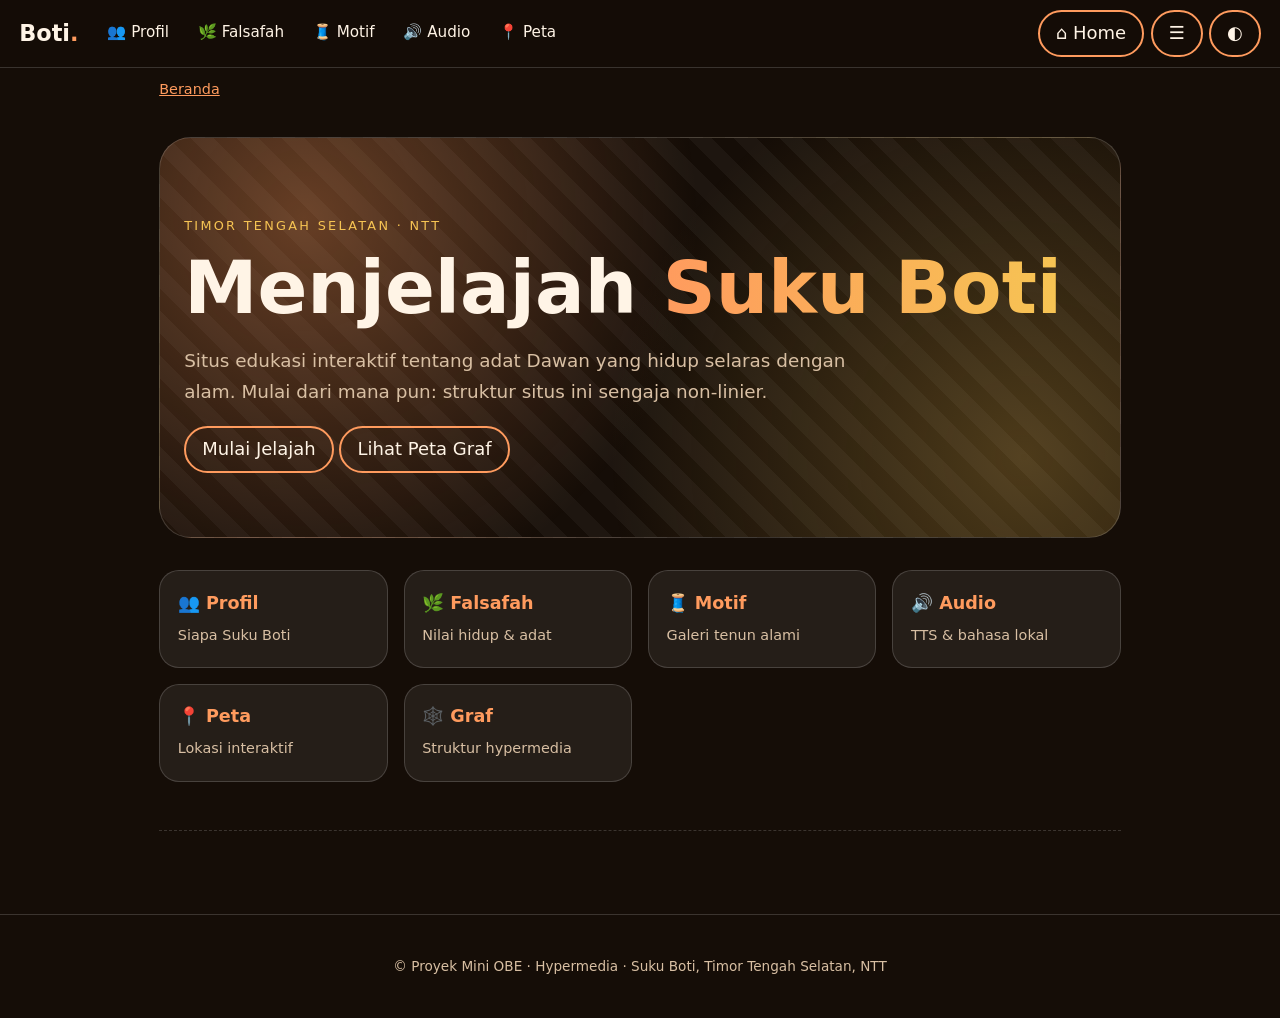
<file: index.html>
<!doctype html>
<html lang="id">
  <head>
    <meta charset="UTF-8" />
    <meta name="viewport" content="width=device-width,initial-scale=1" />
    <meta name="theme-color" content="#150d07" />
    <title>Beranda — Suku Boti</title>
    <link rel="manifest" href="manifest.json" />
    <link rel="icon" href="assets/icon.svg" />
    <link rel="stylesheet" href="css/base.css" />
    <link rel="stylesheet" href="css/home.css" />
  </head>
  <body data-page="index">
    <main id="main" tabindex="-1">
      <section class="hero rv">
        <p class="eyebrow">Timor Tengah Selatan · NTT</p>
        <h1>Menjelajah <em>Suku Boti</em></h1>
        <p class="lead">
          Situs edukasi interaktif tentang adat Dawan yang hidup selaras dengan
          alam. Mulai dari mana pun: struktur situs ini sengaja non-linier.
        </p>
        <a class="btn pri" href="profil.html">Mulai Jelajah</a>
        <a class="btn" href="graf.html">Lihat Peta Graf</a>
      </section>
      
      <div class="grid rv" id="cards"></div>
      <div class="next rv" id="next"></div>
    </main>
    <script src="js/data.js"></script>
    <script src="js/layout.js"></script>
    <script src="js/home.js"></script>
  </body>
</html>
</file>
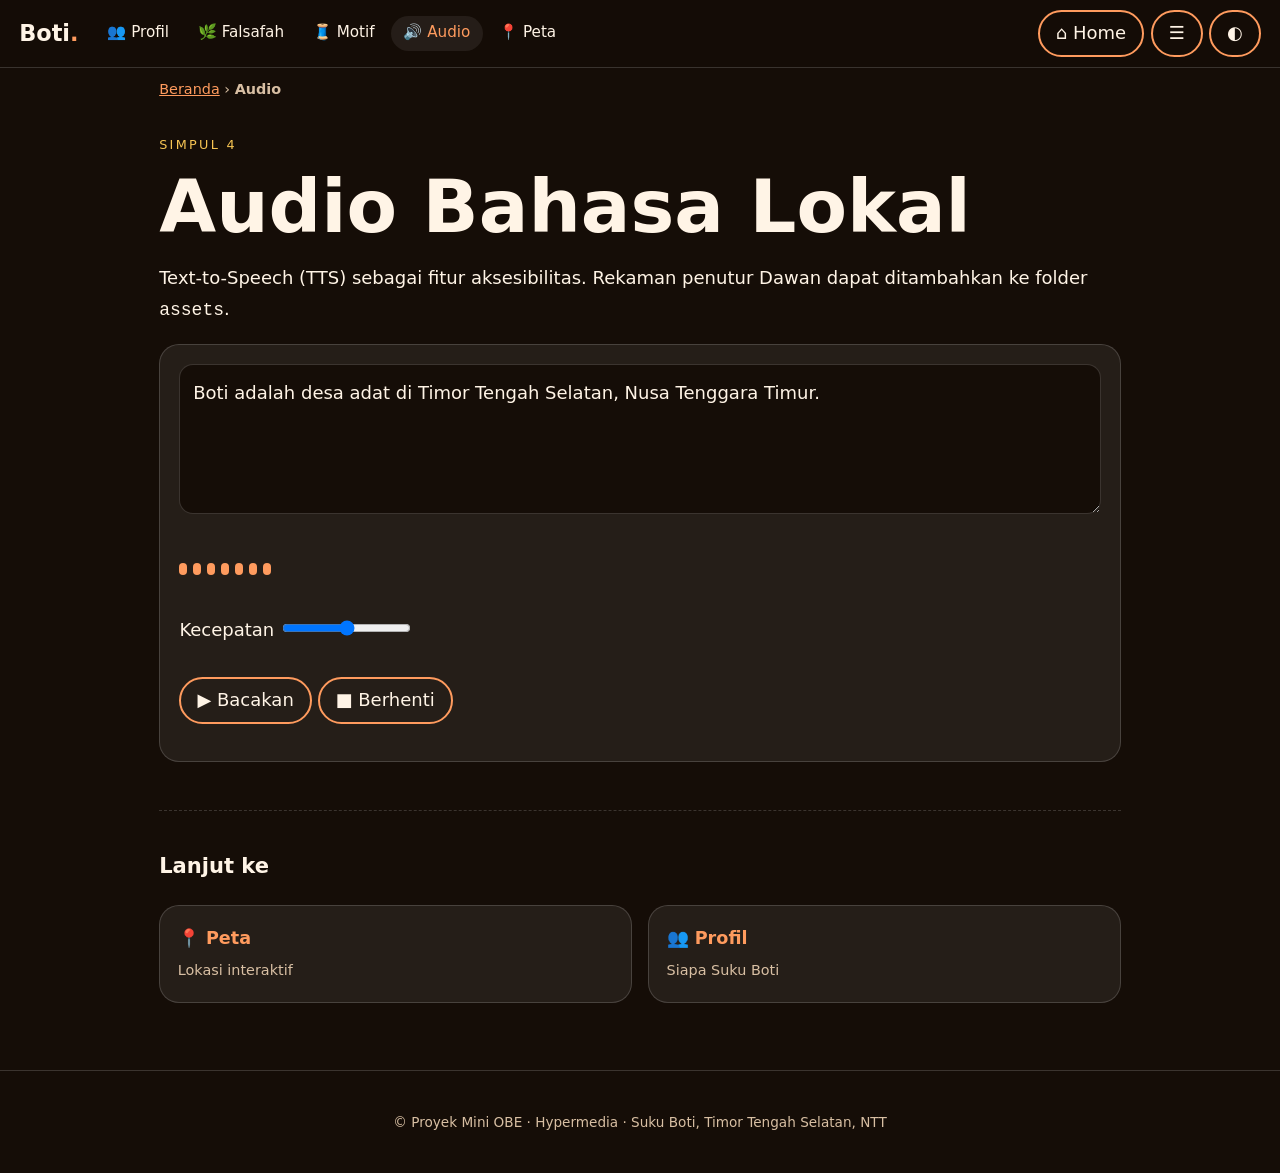
<file: audio.html>
<!doctype html>
<html lang="id">
  <head>
    <meta charset="UTF-8" />
    <meta name="viewport" content="width=device-width,initial-scale=1" />
    <meta name="theme-color" content="#150d07" />
    <title>Audio — Suku Boti</title>
    <link rel="manifest" href="manifest.json" />
    <link rel="icon" href="assets/icon.svg" />
    <link rel="stylesheet" href="css/base.css" />
    <link rel="stylesheet" href="css/audio.css" />
  </head>
  <body data-page="audio">
    <main id="main" tabindex="-1">
      <p class="eyebrow">Simpul 4</p>
      <h1>Audio Bahasa Lokal</h1>
      <p>
        Text-to-Speech (TTS) sebagai fitur aksesibilitas. Rekaman penutur Dawan
        dapat ditambahkan ke folder <code>assets</code>.
      </p>
      <div class="panel">
        <textarea id="tx" rows="4" aria-label="Teks">
Boti adalah desa adat di Timor Tengah Selatan, Nusa Tenggara Timur.</textarea
        >
        <div class="wave" id="wv">
          <i></i><i></i><i></i><i></i><i></i><i></i><i></i>
        </div>
        <label
          >Kecepatan
          <input
            type="range"
            id="rt"
            min="0.6"
            max="1.4"
            step="0.1"
            value="1" /></label
        ><br /><br />
        <button id="pl">▶ Bacakan</button> <button id="st">■ Berhenti</button>
        <p class="mut" id="ms"></p>
      </div>
      <div class="next rv" id="next"></div>
    </main>
    <script src="js/data.js"></script>
    <script src="js/layout.js"></script>
    <script src="js/audio.js"></script>
  </body>
</html>
</file>
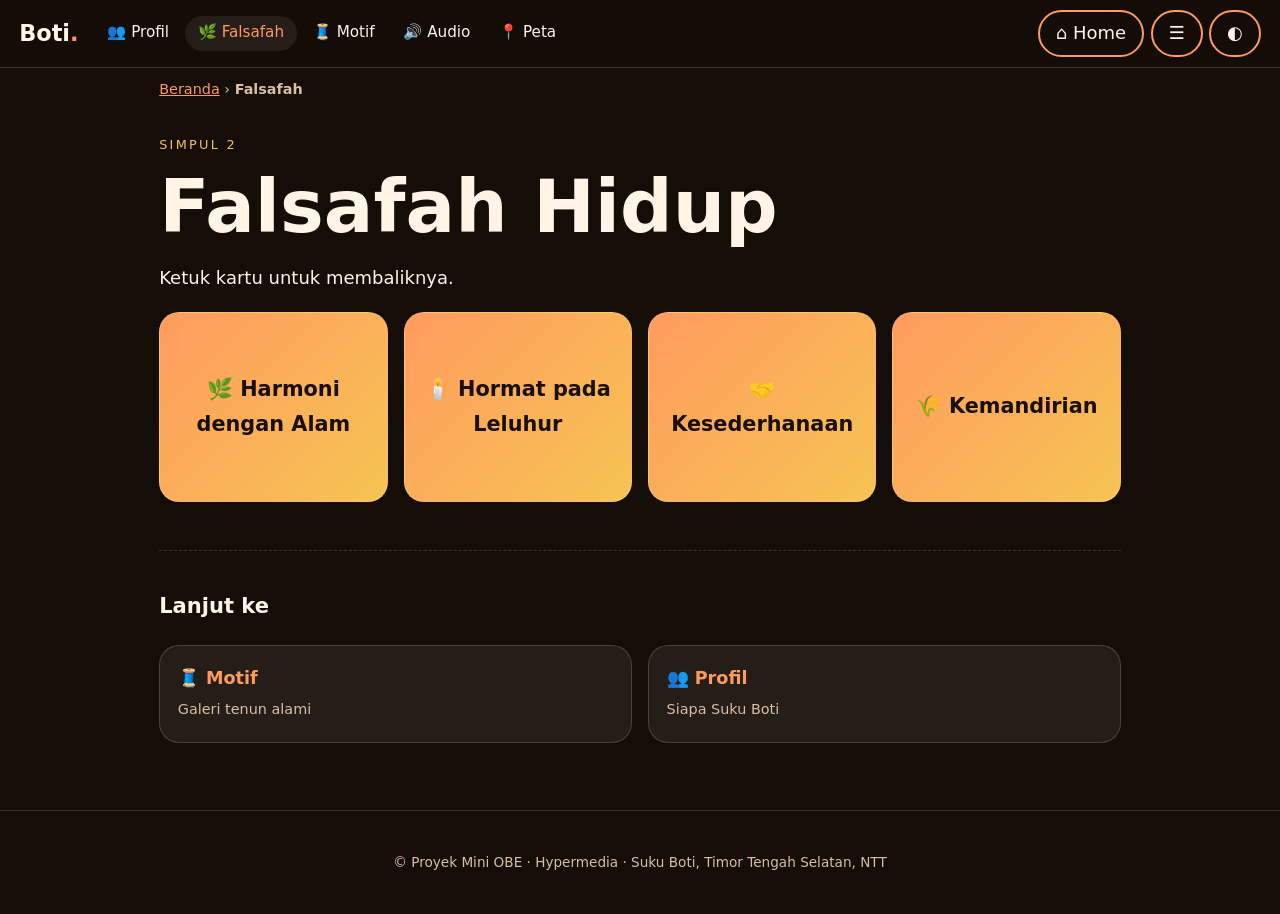
<file: falsafah.html>
<!DOCTYPE html>
<html lang="id"><head><meta charset="UTF-8"><meta name="viewport" content="width=device-width,initial-scale=1"><meta name="theme-color" content="#150d07"><title>Falsafah — Suku Boti</title><link rel="manifest" href="manifest.json"><link rel="icon" href="assets/icon.svg"><link rel="stylesheet" href="css/base.css"><link rel="stylesheet" href="css/falsafah.css"></head>
<body data-page="falsafah">
<main id="main" tabindex="-1">
<p class="eyebrow">Simpul 2</p><h1>Falsafah Hidup</h1><p>Ketuk kartu untuk membaliknya.</p><div class="grid" id="flip"></div>
<div class="next rv" id="next"></div>
</main>
<script src="js/data.js"></script><script src="js/layout.js"></script><script src="js/falsafah.js"></script>
</body></html>
</file>
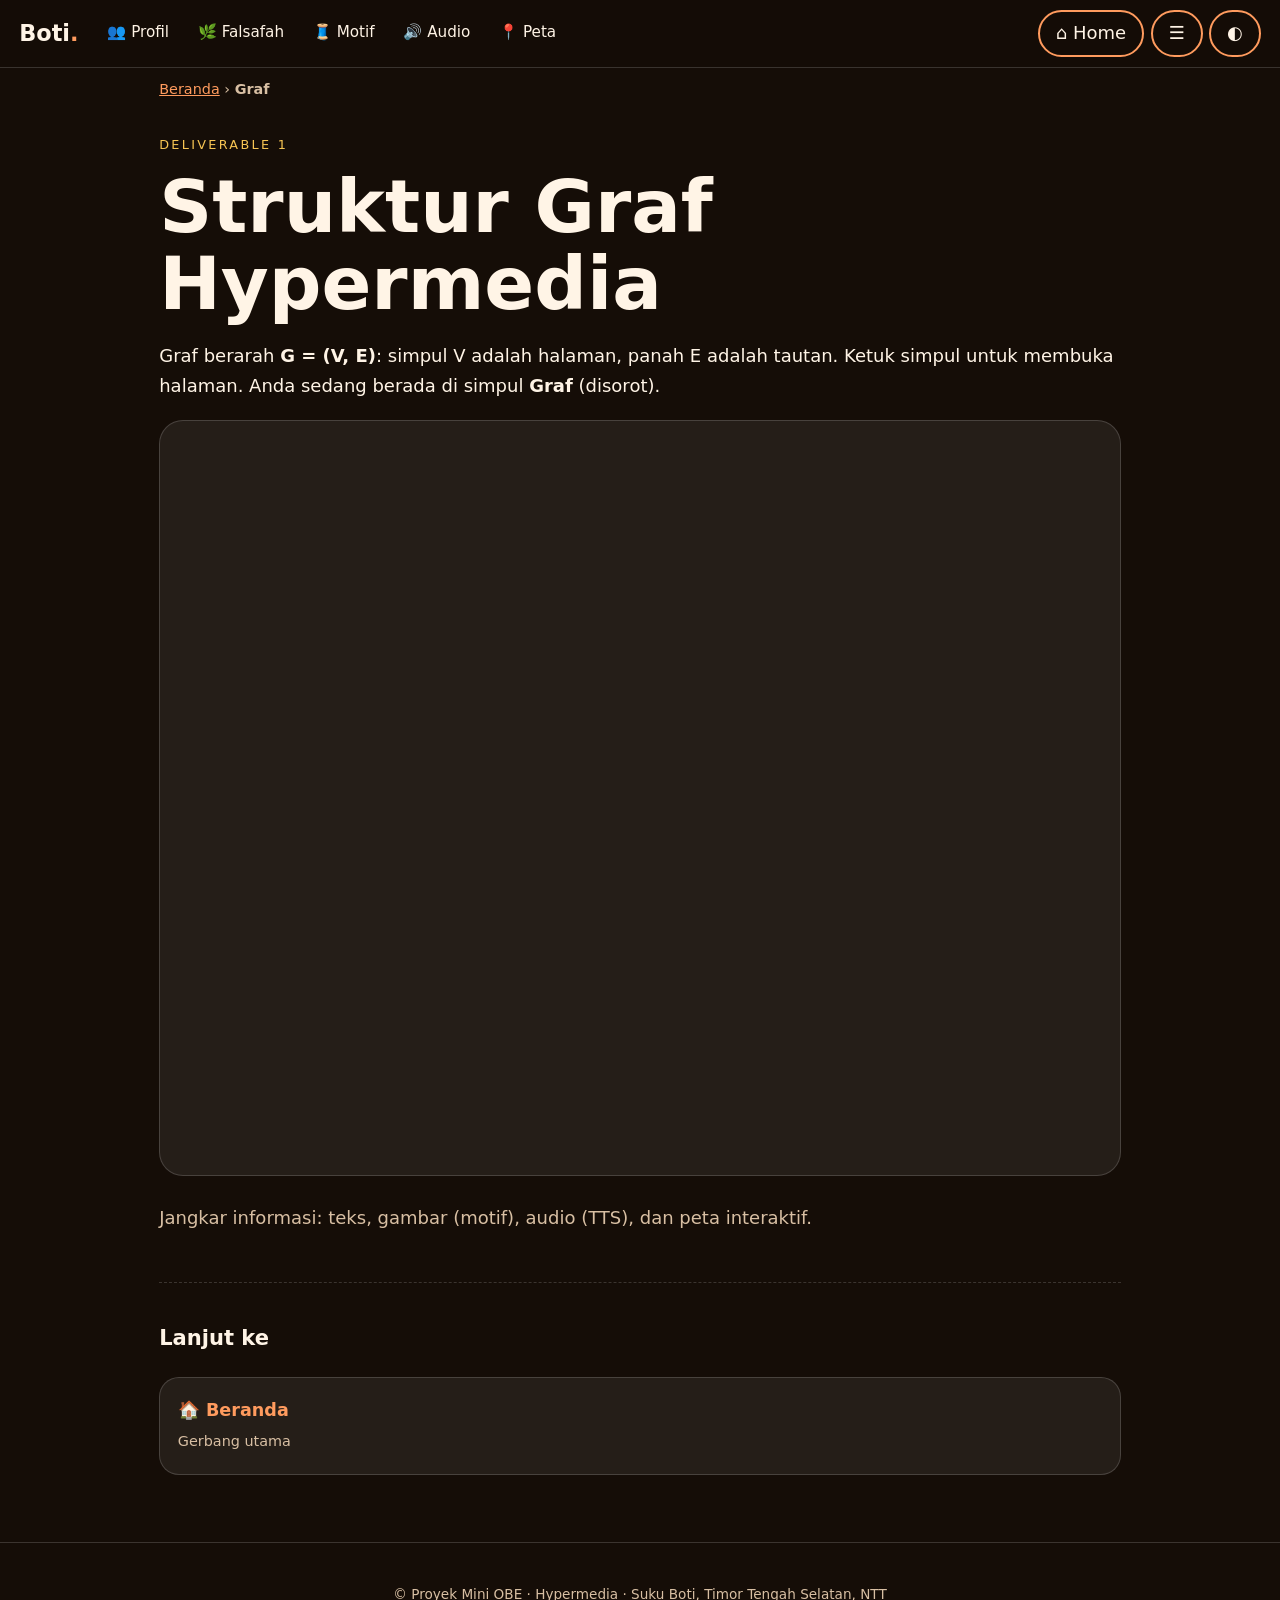
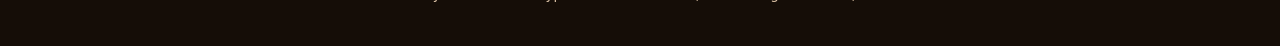
<file: graf.html>
<!doctype html>
<html lang="id">
  <head>
    <meta charset="UTF-8" />
    <meta name="viewport" content="width=device-width,initial-scale=1" />
    <meta name="theme-color" content="#150d07" />
    <title>Graf Hypermedia — Suku Boti</title>
    <link rel="manifest" href="manifest.json" />
    <link rel="icon" href="assets/icon.svg" />
    <link rel="stylesheet" href="css/base.css" />
    <link rel="stylesheet" href="css/graf.css" />
  </head>
  <body data-page="graf">
    <main id="main" tabindex="-1">
      <p class="eyebrow">Deliverable 1</p>
      <h1>Struktur Graf Hypermedia</h1>
      <p>
        Graf berarah <b>G = (V, E)</b>: simpul V adalah halaman, panah E adalah
        tautan. Ketuk simpul untuk membuka halaman. Anda sedang berada di simpul
        <b>Graf</b> (disorot).
      </p>
      <svg
        id="g"
        viewBox="0 0 420 330"
        class="graph"
        role="img"
        aria-label="Graf hypermedia"
      ></svg>
      <p class="mut">
        Jangkar informasi: teks, gambar (motif), audio (TTS), dan peta
        interaktif.
      </p>
      <div class="next rv" id="next"></div>
    </main>
    <script src="js/data.js"></script>
    <script src="js/layout.js"></script>
    <script src="js/graf.js"></script>
  </body>
</html>
</file>
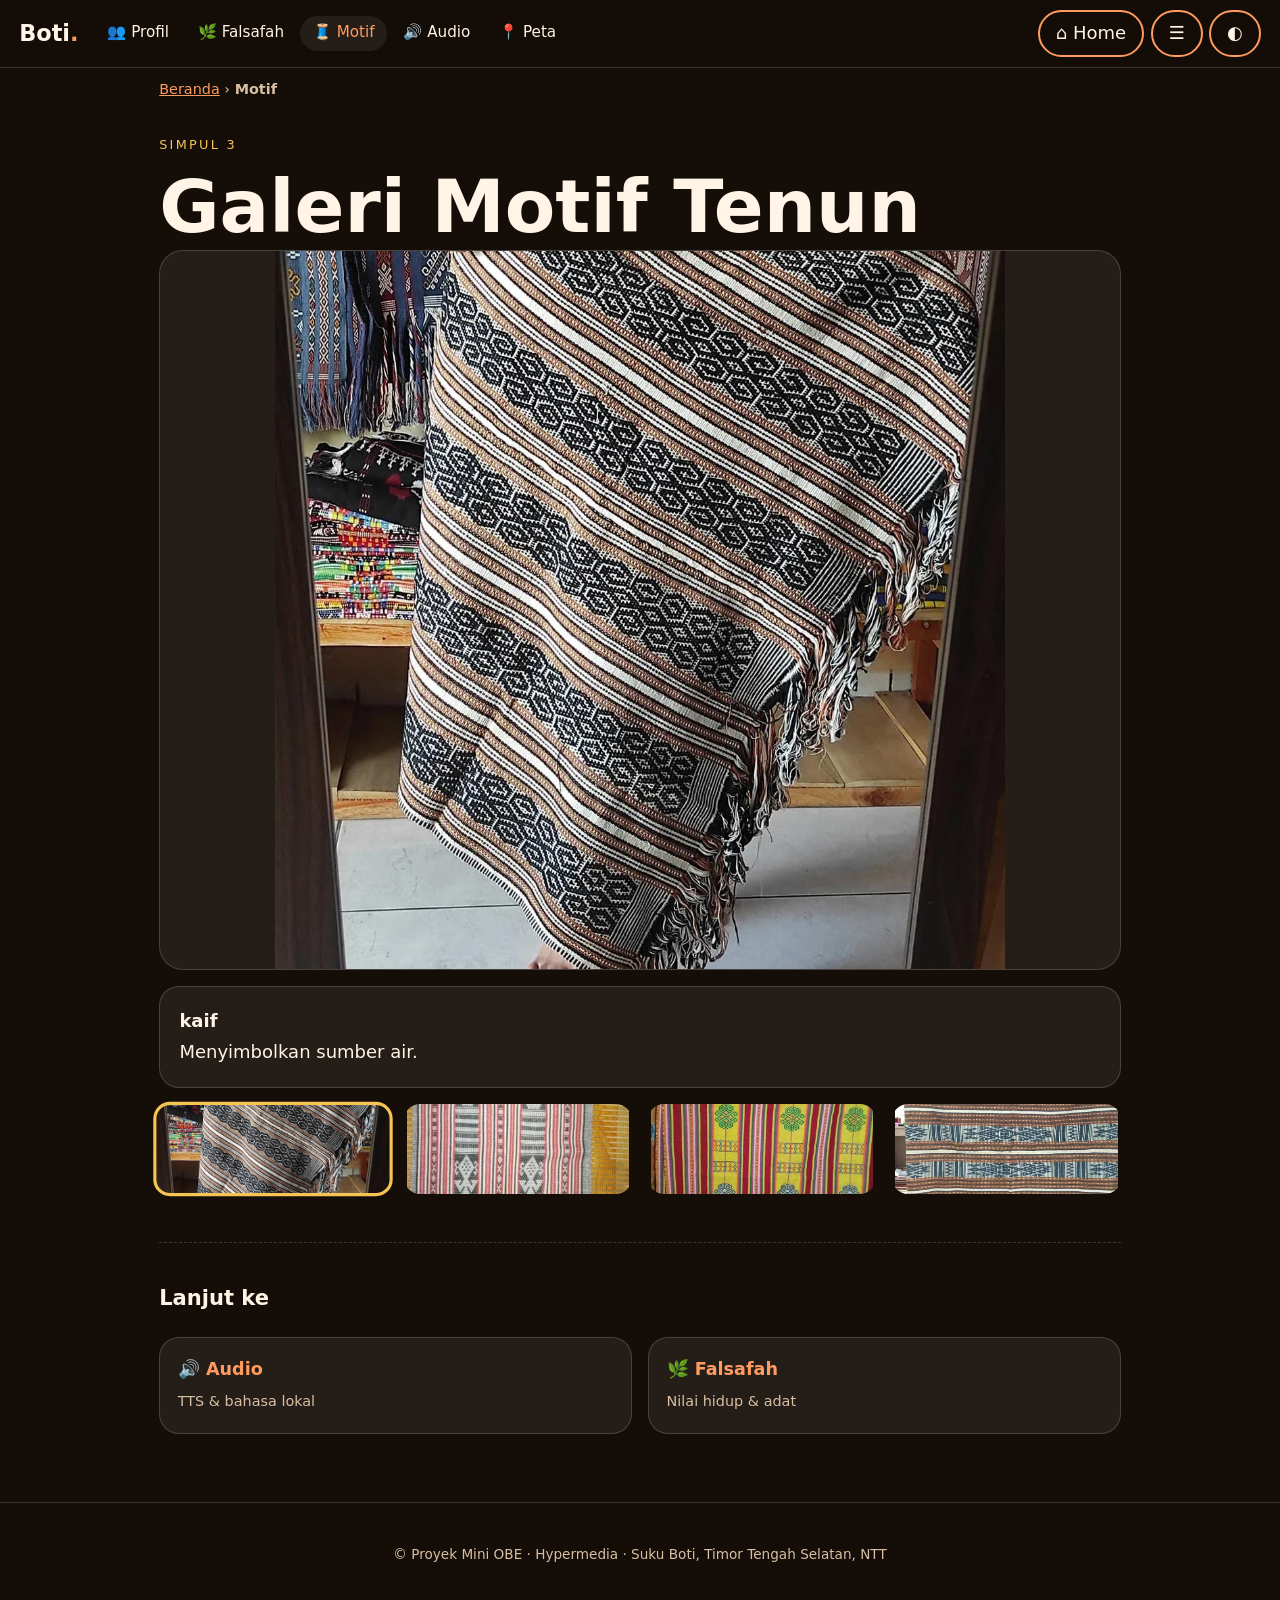
<file: motif.html>
<!doctype html>
<html lang="id">
  <head>
    <meta charset="UTF-8" />
    <meta name="viewport" content="width=device-width,initial-scale=1" />
    <meta name="theme-color" content="#150d07" />
    <title>Motif Tenun — Suku Boti</title>
    <link rel="manifest" href="manifest.json" />
    <link rel="icon" href="assets/icon.svg" />
    <link rel="stylesheet" href="css/base.css" />
    <link rel="stylesheet" href="css/motif.css" />
  </head>
  <body data-page="motif">
    <main id="main" tabindex="-1">
      <p class="eyebrow">Simpul 3</p>
      <h1>Galeri Motif Tenun</h1>
      
      <img class="viewer" id="vw" alt="" src="">
      <div class="panel" id="mi" aria-live="polite">Pilih motif di bawah.</div>
      <div class="grid" id="gl"></div>
      <div class="next rv" id="next"></div>
    </main>
    <script src="js/data.js"></script>
    <script src="js/layout.js"></script>
    <script src="js/motif.js"></script>
  </body>
</html>
</file>
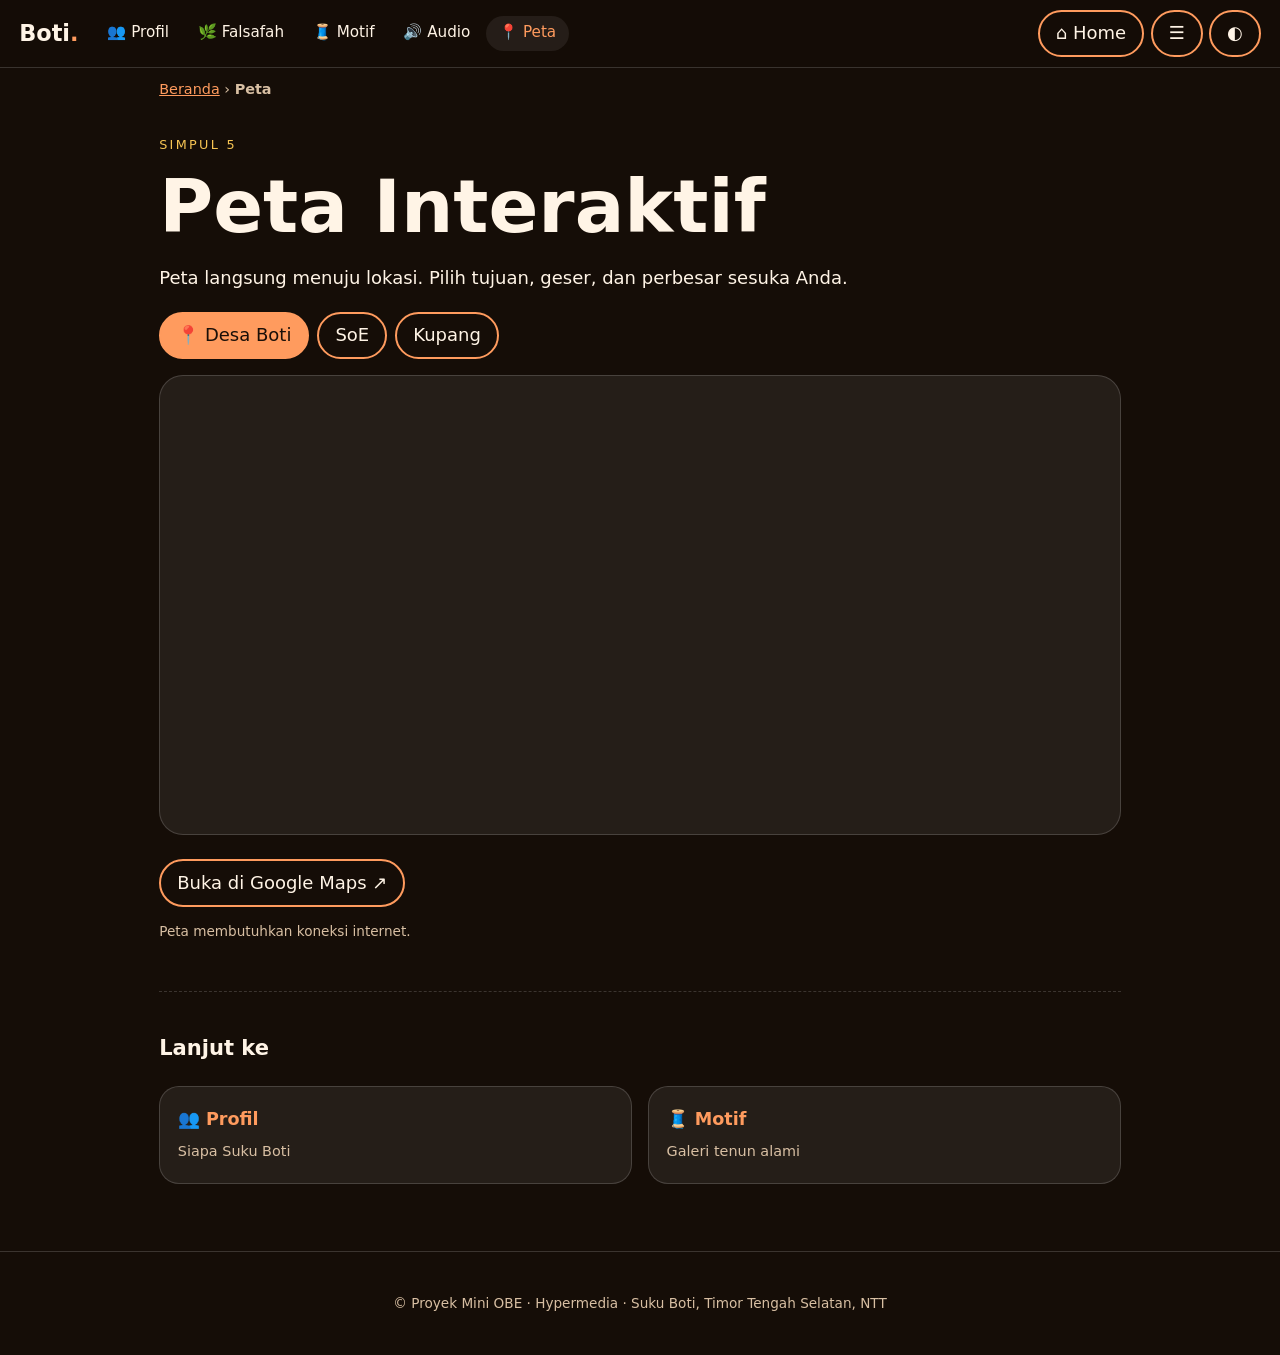
<file: peta.html>
<!doctype html>
<html lang="id">
  <head>
    <meta charset="UTF-8" />
    <meta name="viewport" content="width=device-width,initial-scale=1" />
    <meta name="theme-color" content="#150d07" />
    <title>Peta — Suku Boti</title>
    <link rel="manifest" href="manifest.json" />
    <link rel="icon" href="assets/icon.svg" />
    <link rel="stylesheet" href="css/base.css" />
    <link rel="stylesheet" href="css/peta.css" />
  </head>
  <body data-page="peta">
    <main id="main" tabindex="-1">
      <p class="eyebrow">Simpul 5</p>
      <h1>Peta Interaktif</h1>
      <p>
        Peta langsung menuju lokasi. Pilih tujuan, geser, dan perbesar sesuka
        Anda.
      </p>
      <div class="chips" role="tablist" aria-label="Pilih lokasi">
        <button class="chip on" data-k="boti">📍 Desa Boti</button
        ><button class="chip" data-k="soe">SoE</button
        ><button class="chip" data-k="kupang">Kupang</button>
      </div>
      <div class="mapbox" id="real">
        <iframe
          id="fr"
          title="Peta lokasi"
          loading="lazy"
          referrerpolicy="no-referrer-when-downgrade"
          allowfullscreen
        ></iframe>
      </div>
      
     
      <div class="row">
        <a class="btn pri" id="gm" target="_blank" rel="noopener"
          >Buka di Google Maps ↗</a
        >
        
      </div>
      <p class="note mut">Peta membutuhkan koneksi internet.</p>
      <div class="next rv" id="next"></div>
    </main>
    <script src="js/data.js"></script>
    <script src="js/layout.js"></script>
    <script src="js/peta.js"></script>
  </body>
</html>
</file>
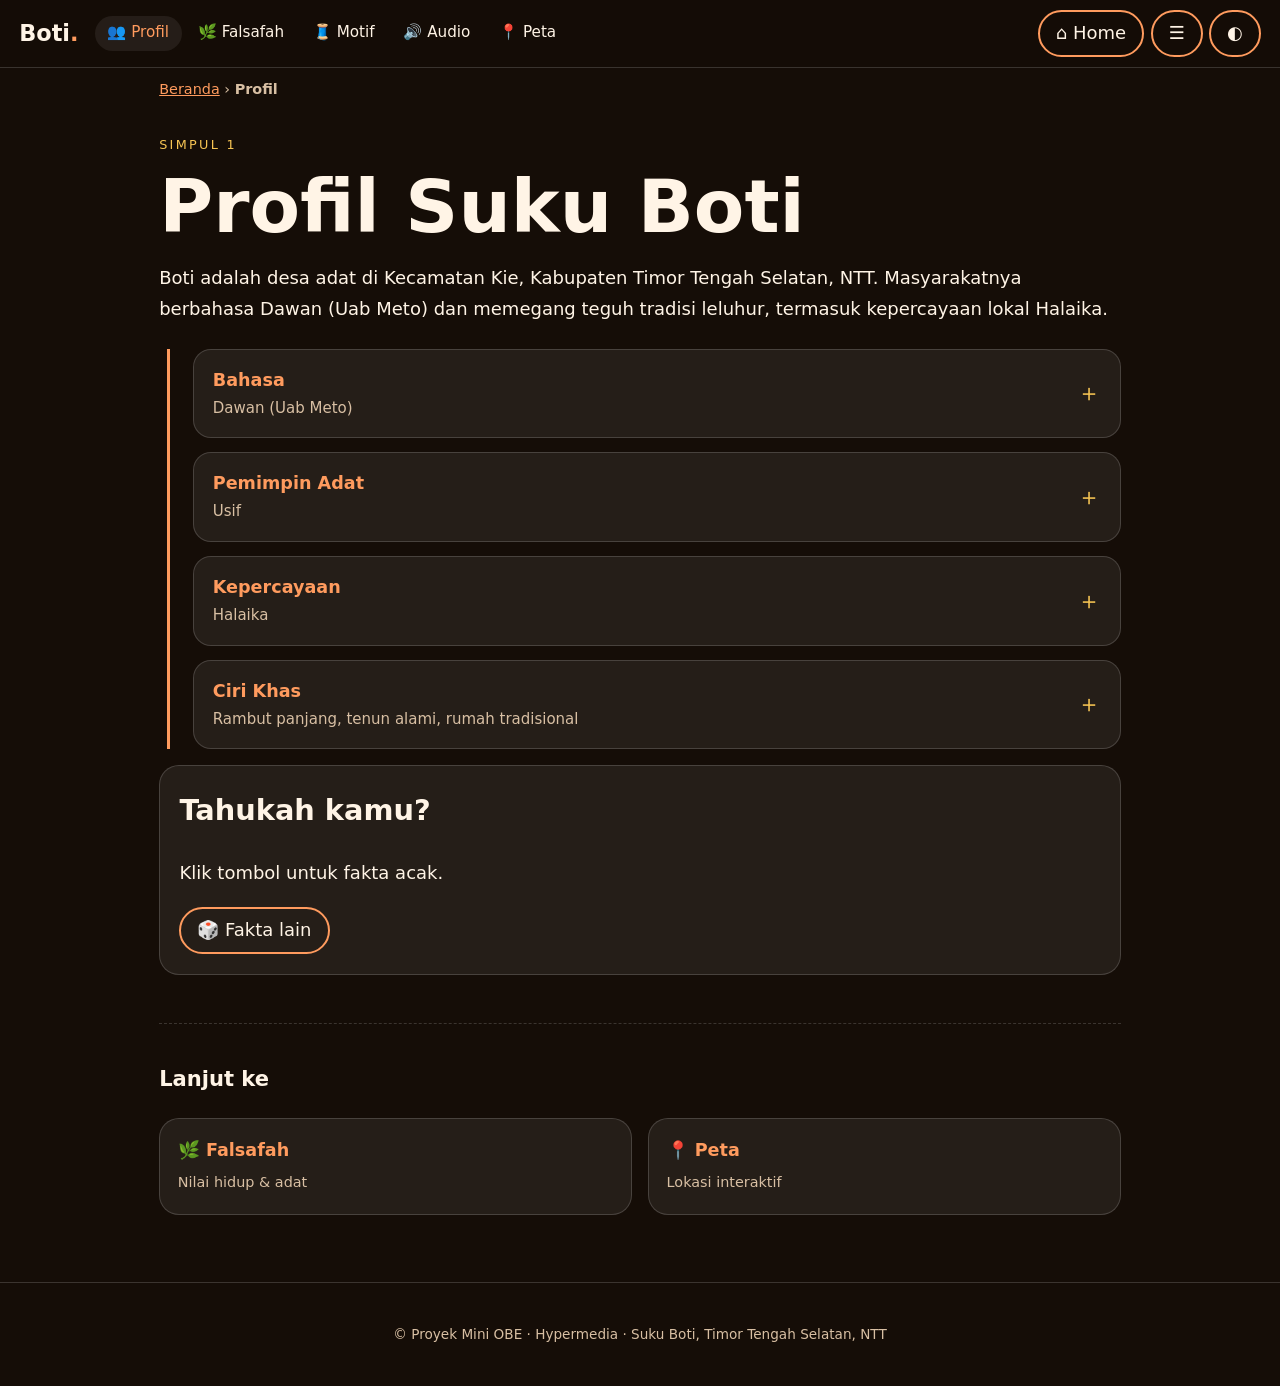
<file: profil.html>
<!doctype html>
<html lang="id">
  <head>
    <meta charset="UTF-8" />
    <meta name="viewport" content="width=device-width,initial-scale=1" />
    <meta name="theme-color" content="#150d07" />
    <title>Profil — Suku Boti</title>
    <link rel="manifest" href="manifest.json" />
    <link rel="icon" href="assets/icon.svg" />
    <link rel="stylesheet" href="css/base.css" />
    <link rel="stylesheet" href="css/profil.css" />
  </head>
  <body data-page="profil">
    <main id="main" tabindex="-1">
      <p class="eyebrow">Simpul 1</p>
      <h1>Profil Suku Boti</h1>
      <p>
        Boti adalah desa adat di Kecamatan Kie, Kabupaten Timor Tengah Selatan,
        NTT. Masyarakatnya berbahasa Dawan (Uab Meto) dan memegang teguh tradisi
        leluhur, termasuk kepercayaan lokal Halaika.
      </p>
      <div class="tl" id="tl"></div>
      <div class="panel rv">
        <h2 style="margin-top: 0">Tahukah kamu?</h2>
        <p id="fact">Klik tombol untuk fakta acak.</p>
        <button id="fbtn">🎲 Fakta lain</button>
      </div>
      <div class="next rv" id="next"></div>
    </main>
    <script src="js/data.js"></script>
    <script src="js/layout.js"></script>
    <script src="js/profil.js"></script>
  </body>
</html>
</file>
<file: css/base.css>
:root {
  --bg: #150d07;
  --bg2: #21140c;
  --fg: #fff4e6;
  --mut: #d8bfa3;
  --acc: #ff9b5e;
  --acc2: #f6c453;
  --card: rgba(255, 255, 255, 0.07);
  --line: rgba(255, 255, 255, 0.16);
  --on: #1a0f08;
}
[data-theme="light"] {
  --bg: #fbf4e8;
  --bg2: #fff;
  --fg: #2b1a10;
  --mut: #5a4636;
  --acc: #a8431f;
  --acc2: #8a5a00;
  --card: #fff;
  --line: #e2cfae;
  --on: #fff;
}
* {
  box-sizing: border-box;
}
html {
  scroll-behavior: smooth;
}
body {
  margin: 0;
  background: var(--bg);
  color: var(--fg);
  font:
    18px/1.7 system-ui,
    "Segoe UI",
    Roboto,
    sans-serif;
}
a {
  color: var(--acc);
}
.mut,
small {
  color: var(--mut);
}
.skip {
  position: absolute;
  left: -999px;
}
.skip:focus {
  left: 8px;
  top: 8px;
  background: #fff;
  color: #000;
  padding: 8px;
  z-index: 99;
}
:focus-visible {
  outline: 3px solid var(--acc2);
  outline-offset: 3px;
}
button,
.btn {
  font: inherit;
  cursor: pointer;
  border: 2px solid var(--acc);
  background: transparent;
  color: var(--fg);
  padding: 0.4rem 1rem;
  border-radius: 99px;
  text-decoration: none;
  transition: 0.2s;
  display: inline-block;
}
button:active,
.btn:active {
  background: color-mix(in srgb, var(--acc) 60%, transparent);
  border-color: var(--acc);
  color: var(--fg);
  transform: scale(0.95);
}
.top {
  position: sticky;
  top: 0;
  z-index: 30;
  display: flex;
  align-items: center;
  gap: 1rem;
  padding: 0.6rem 1.2rem;
  background: color-mix(in srgb, var(--bg) 78%, transparent);
  backdrop-filter: blur(14px);
  border-bottom: 1px solid var(--line);
}
.logo {
  font-weight: 800;
  font-size: 1.4rem;
  color: var(--fg);
  text-decoration: none;
}
.logo span {
  color: var(--acc);
}
.menu {
  display: flex;
  gap: 0.2rem;
  flex: 1;
}
.menu a {
  color: var(--fg);
  text-decoration: none;
  padding: 0.3rem 0.8rem;
  border-radius: 99px;
  font-size: 0.95rem;
}
.menu a:hover,
.menu a[aria-current] {
  background: var(--card);
  color: var(--acc);
}
.tools {
  display: flex;
  gap: 0.4rem;
  margin-left: auto;
}
.crumb {
  max-width: 1000px;
  margin: 0.6rem auto 0;
  padding: 0 1.2rem;
  font-size: 0.9rem;
  color: var(--mut);
}
main {
  max-width: 1000px;
  margin: 0 auto;
  padding: 1.2rem;
}
h1 {
  font-size: clamp(2.4rem, 8vw, 4.6rem);
  line-height: 1.05;
  margin: 0.3rem 0;
}
h2 {
  font-size: 1.8rem;
  margin-top: 2.2rem;
}
.eyebrow {
  letter-spacing: 0.18em;
  text-transform: uppercase;
  font-size: 0.8rem;
  color: var(--acc2);
}
.grid {
  display: grid;
  grid-template-columns: repeat(auto-fit, minmax(200px, 1fr));
  gap: 1rem;
}
.card {
  display: block;
  background: var(--card);
  border: 1px solid var(--line);
  border-radius: 20px;
  padding: 1.1rem;
  color: var(--fg);
  text-decoration: none;
  transition: 0.3s;
}
.card:hover {
  transform: translateY(-6px);
  border-color: var(--acc);
  box-shadow: 0 14px 30px rgba(0, 0, 0, 0.3);
}
.card b {
  display: block;
  color: var(--acc);
  font-size: 1.1rem;
}
.card span {
  color: var(--mut);
  font-size: 0.9rem;
}
.panel {
  background: var(--card);
  border: 1px solid var(--line);
  border-radius: 20px;
  padding: 1.2rem;
  margin: 1rem 0;
}
.rv {
  opacity: 0;
  transform: translateY(24px);
  transition: 0.7s;
}
.rv.in {
  opacity: 1;
  transform: none;
}
.next {
  margin-top: 3rem;
  border-top: 1px dashed var(--line);
  padding-top: 1rem;
}
#sitemap {
  position: fixed;
  right: 0;
  top: 0;
  height: 100%;
  width: min(340px, 88%);
  background: var(--bg2);
  border-left: 3px solid var(--acc);
  padding: 1.2rem;
  z-index: 50;
  overflow: auto;
}
#sitemap[hidden] {
  display: none;
}
#sitemap ul {
  list-style: none;
  padding: 0;
}
#sitemap li {
  margin: 0.5rem 0;
}
footer {
  text-align: center;
  padding: 2.5rem 1rem;
  color: var(--mut);
  font-size: 0.85rem;
  border-top: 1px solid var(--line);
  margin-top: 3rem;
}
@media (max-width: 760px) {
  .menu {
    display: none;
  }
}
@media (prefers-reduced-motion: reduce) {
  * {
    animation: none !important;
    transition: none !important;
  }
}
#sitemap {
  box-shadow: -12px 0 40px rgba(0, 0, 0, 0.45);
  animation: smIn 0.3s;
}
@keyframes smIn {
  from {
    transform: translateX(100%);
  }
}
#sitemap h2 {
  margin: 0 0 1rem;
  font-size: 1.4rem;
  color: var(--acc);
}
#sitemap ul {
  list-style: none;
  margin: 0;
  padding: 0;
  display: grid;
  gap: 0.5rem;
}
#sitemap li a {
  display: block;
  padding: 0.7rem 1rem;
  border-radius: 14px;
  background: var(--card);
  border: 1px solid var(--line);
  color: var(--fg);
  text-decoration: none;
  font-weight: 600;
  transition: 0.2s;
}
#sitemap li a:hover,
#sitemap li a[aria-current] {
  border-color: var(--acc);
  background: color-mix(in srgb, var(--acc) 18%, transparent);
}
#sitemap li small {
  display: block;
  font-weight: 400;
  font-size: 0.85rem;
  color: var(--mut);
}
#sitemap .mut {
  margin-top: 1rem;
  padding-top: 0.8rem;
  border-top: 1px dashed var(--line);
  font-size: 0.85rem;
}
#sitemap #cl {
  margin-top: 1rem;
  width: 100%;
}
</file>
<file: css/home.css>
.hero {
  padding: 4rem 1.5rem;
  margin-top: 1rem;
  border-radius: 32px;
  border: 1px solid var(--line);
  background:
    radial-gradient(
      circle at 15% 20%,
      rgba(255, 155, 94, 0.35),
      transparent 45%
    ),
    radial-gradient(
      circle at 90% 80%,
      rgba(246, 196, 83, 0.25),
      transparent 45%
    ),
    repeating-linear-gradient(
      45deg,
      transparent 0 16px,
      rgba(255, 255, 255, 0.04) 16px 32px
    );
}
.hero em {
  font-style: normal;
  background: linear-gradient(90deg, var(--acc), var(--acc2));
  -webkit-background-clip: text;
  background-clip: text;
  color: transparent;
}
.lead {
  max-width: 60ch;
  color: var(--mut);
  font-size: 1.15rem;
}
.hero{margin-bottom:2rem}
</file>
<file: css/audio.css>
textarea {
  width: 100%;
  background: var(--bg);
  color: var(--fg);
  border: 1px solid var(--line);
  border-radius: 14px;
  padding: 0.8rem;
  font: inherit;
}
.wave {
  display: flex;
  gap: 6px;
  align-items: center;
  height: 60px;
  margin: 1rem 0;
}
.wave i {
  width: 8px;
  height: 12px;
  background: var(--acc);
  border-radius: 4px;
}
.wave.on i {
  animation: w 0.8s infinite ease-in-out;
}
.wave i:nth-child(2n) {
  animation-delay: 0.15s;
}
.wave i:nth-child(3n) {
  animation-delay: 0.3s;
}
@keyframes w {
  50% {
    height: 56px;
  }
}
</file>
<file: css/falsafah.css>
.fc{height:190px;perspective:900px;background:none;border:0;padding:0;border-radius:20px}
.fc:hover{background:none;transform:none}
.fc i{display:block;position:relative;height:100%;transition:transform .6s;transform-style:preserve-3d;font-style:normal}
.fc.on i{transform:rotateY(180deg)}
.fc s,.fc u{position:absolute;inset:0;backface-visibility:hidden;display:flex;align-items:center;justify-content:center;text-align:center;padding:1rem;border-radius:20px;border:1px solid var(--line);text-decoration:none;font-size:1rem}
.fc s{background:linear-gradient(135deg,var(--acc),var(--acc2));color:var(--on);font-weight:800;font-size:1.3rem}
.fc u{background:var(--bg2);color:var(--fg);transform:rotateY(180deg)}
</file>
<file: css/graf.css>
.graph{width:100%;background:var(--card);border:1px solid var(--line);border-radius:24px}
.e{stroke:var(--mut);stroke-width:1.4;opacity:.7}
.n{cursor:pointer}.n circle{fill:var(--bg2);stroke:var(--acc);stroke-width:3;transition:.2s}.n:hover circle,.n.cur circle{fill:var(--acc)}
.n text{fill:var(--fg);font-size:9px;text-anchor:middle;pointer-events:none}.n:hover text,.n.cur text{fill:var(--on);font-weight:700}
</file>
<file: css/motif.css>
.viewer {
  display: block;
  width: 100%;
  height: auto;
  max-height: 80vh;
  object-fit: contain;
  border-radius: 24px;
  border: 1px solid var(--line);
  background: var(--card);
}
.tile {
  height: 90px;
  border-radius: 16px;
  border: 3px solid transparent;
  cursor: pointer;
  padding: 0;
}
.tile.sel,
.tile:hover {
  border-color: var(--acc2);
  transform: scale(1.05);
}
</file>
<file: css/peta.css>
.chips {
  display: flex;
  gap: 0.5rem;
  flex-wrap: wrap;
  margin: 1rem 0;
}
.chip.on {
  background: var(--acc);
  color: var(--on);
}
.mapbox {
  border: 1px solid var(--line);
  border-radius: 24px;
  overflow: hidden;
  background: var(--card);
  height: min(60vh, 460px);
}
.mapbox iframe {
  width: 100%;
  height: 100%;
  border: 0;
}

.row {
  display: flex;
  gap: 0.6rem;
  flex-wrap: wrap;
  margin-top: 1.5rem;
}
.note {
  font-size: 0.85rem;
}
.note {
  font-size: 0.85rem;
}
</file>
<file: css/profil.css>
.tl {
  border-left: 3px solid var(--acc);
  margin: 1.5rem 0 0 0.5rem;
  padding-left: 1.4rem;
}
.it {
  position: relative;
  background: var(--card);
  border: 1px solid var(--line);
  border-radius: 18px;
  margin: 0.9rem 0;
  overflow: hidden;
  transition: 0.3s;
}
.it::before {
  content: "";
  position: absolute;
  left: -2.05rem;
  top: 1.3rem;
  width: 14px;
  height: 14px;
  border-radius: 50%;
  background: var(--acc2);
}
.it.open {
  border-color: var(--acc);
  box-shadow: 0 10px 26px rgba(0, 0, 0, 0.25);
}
.it > button {
  width: 100%;
  display: flex;
  justify-content: space-between;
  align-items: center;
  gap: 1rem;
  text-align: left;
  border: 0;
  border-radius: 0;
  padding: 1rem 1.2rem;
}
.it > button:hover {
  transform: none;
}
.it > button b {
  display: block;
  color: var(--acc);
  font-size: 1.1rem;
}
.it > button small {
  display: block;
}
.it > button::after {
  content: "＋";
  font-size: 1.5rem;
  color: var(--acc2);
  transition: 0.3s;
  flex: none;
}
.it.open > button::after {
  transform: rotate(45deg);
}
.bd {
  max-height: 0;
  overflow: hidden;
  transition: max-height 0.5s ease;
  padding: 0 1.2rem;
}
.it.open .bd {
  padding-bottom: 1.1rem;
}
.bd p {
  margin: 0.6rem 0;
}
.bd .tag {
  display: inline-block;
  font-size: 0.8rem;
  padding: 0.1rem 0.7rem;
  border: 1px solid var(--line);
  border-radius: 99px;
  margin: 0.2rem 0.2rem 0 0;
  color: var(--acc2);
}
.note {
  font-size: 0.85rem;
  color: var(--mut);
}
</file>
